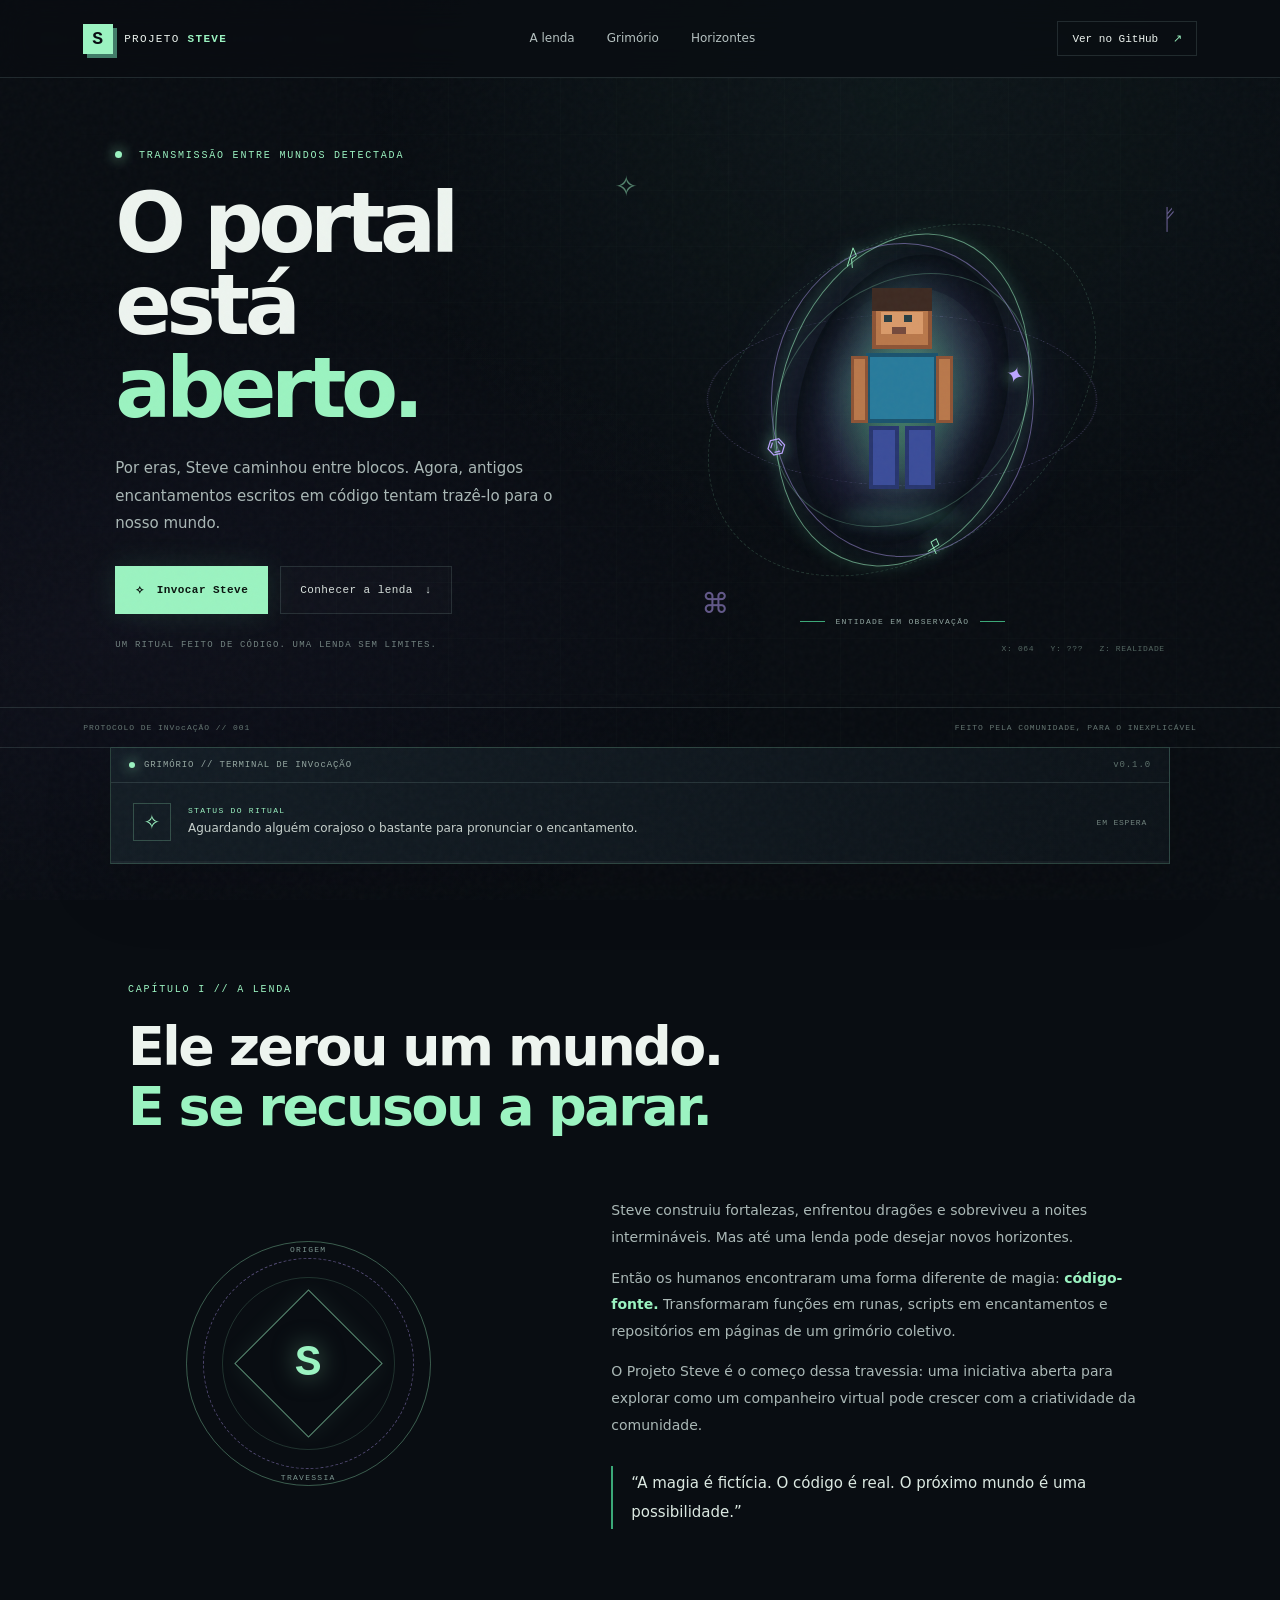
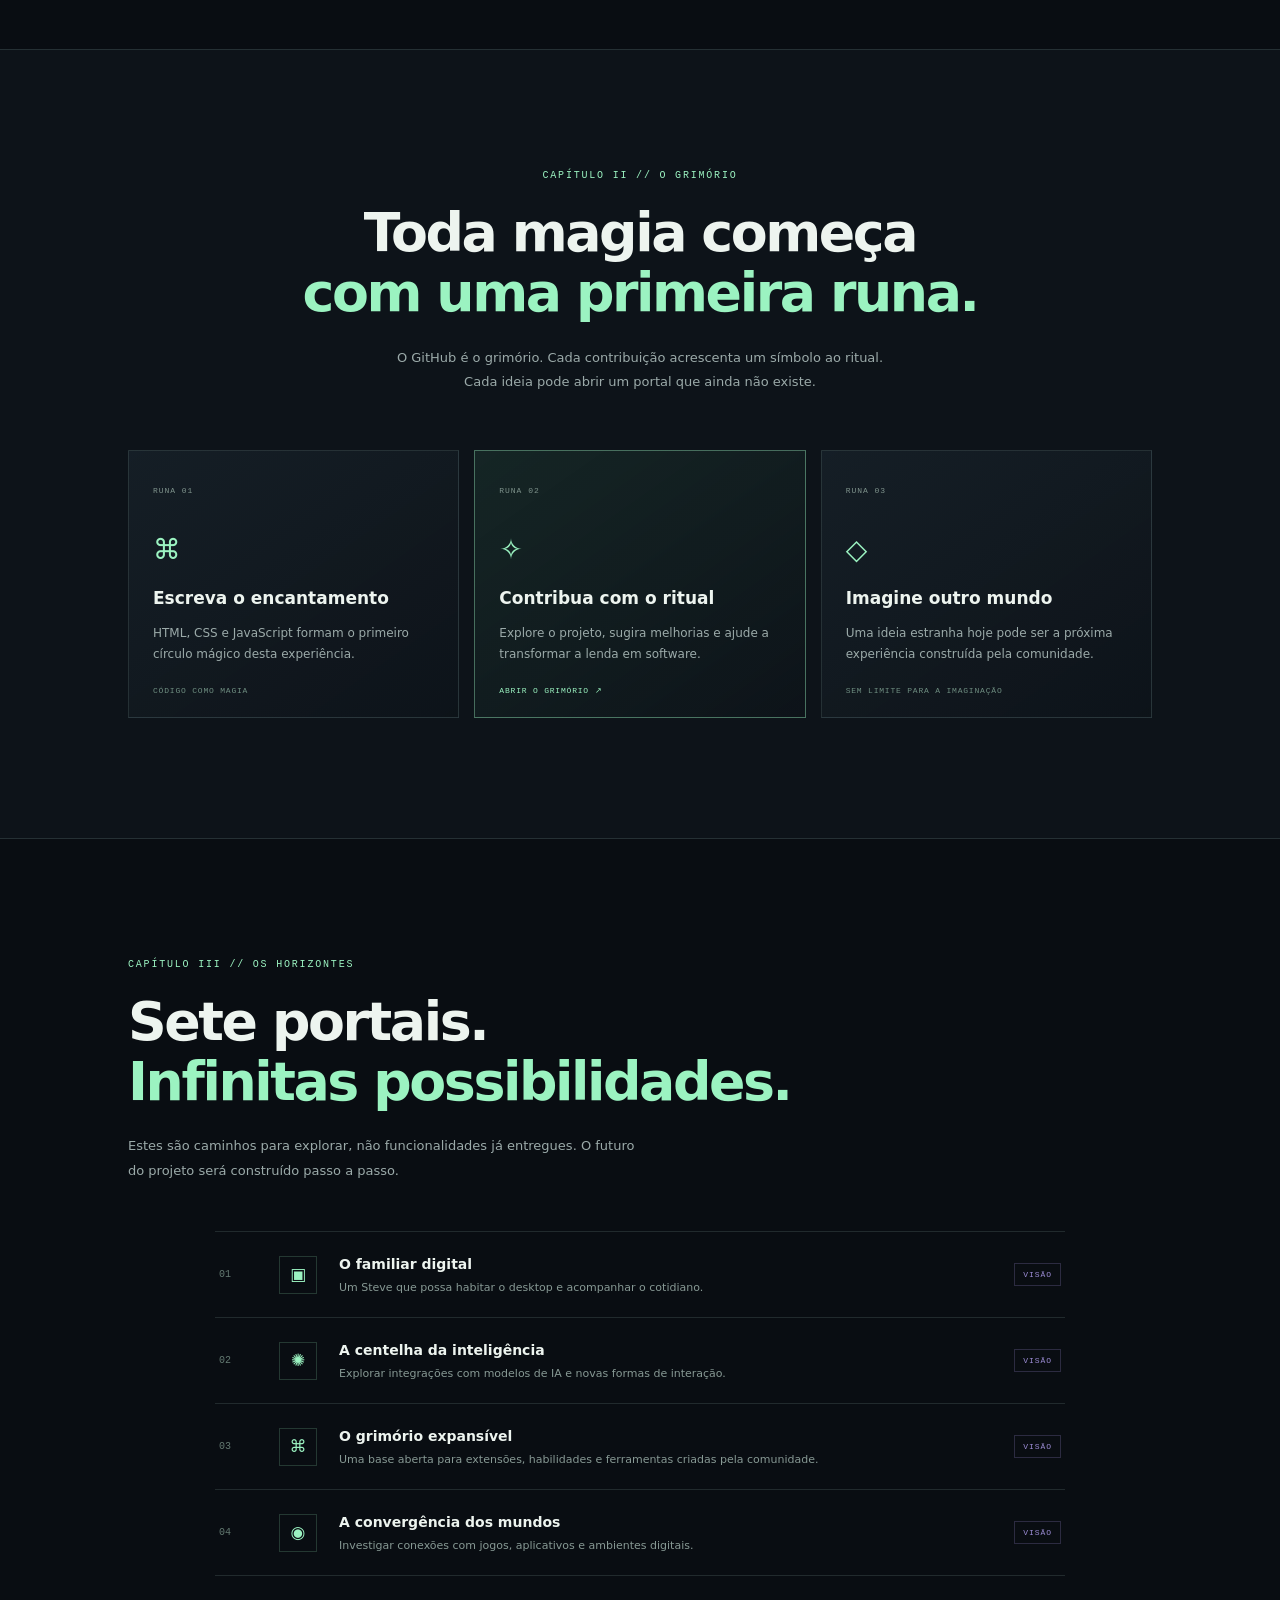
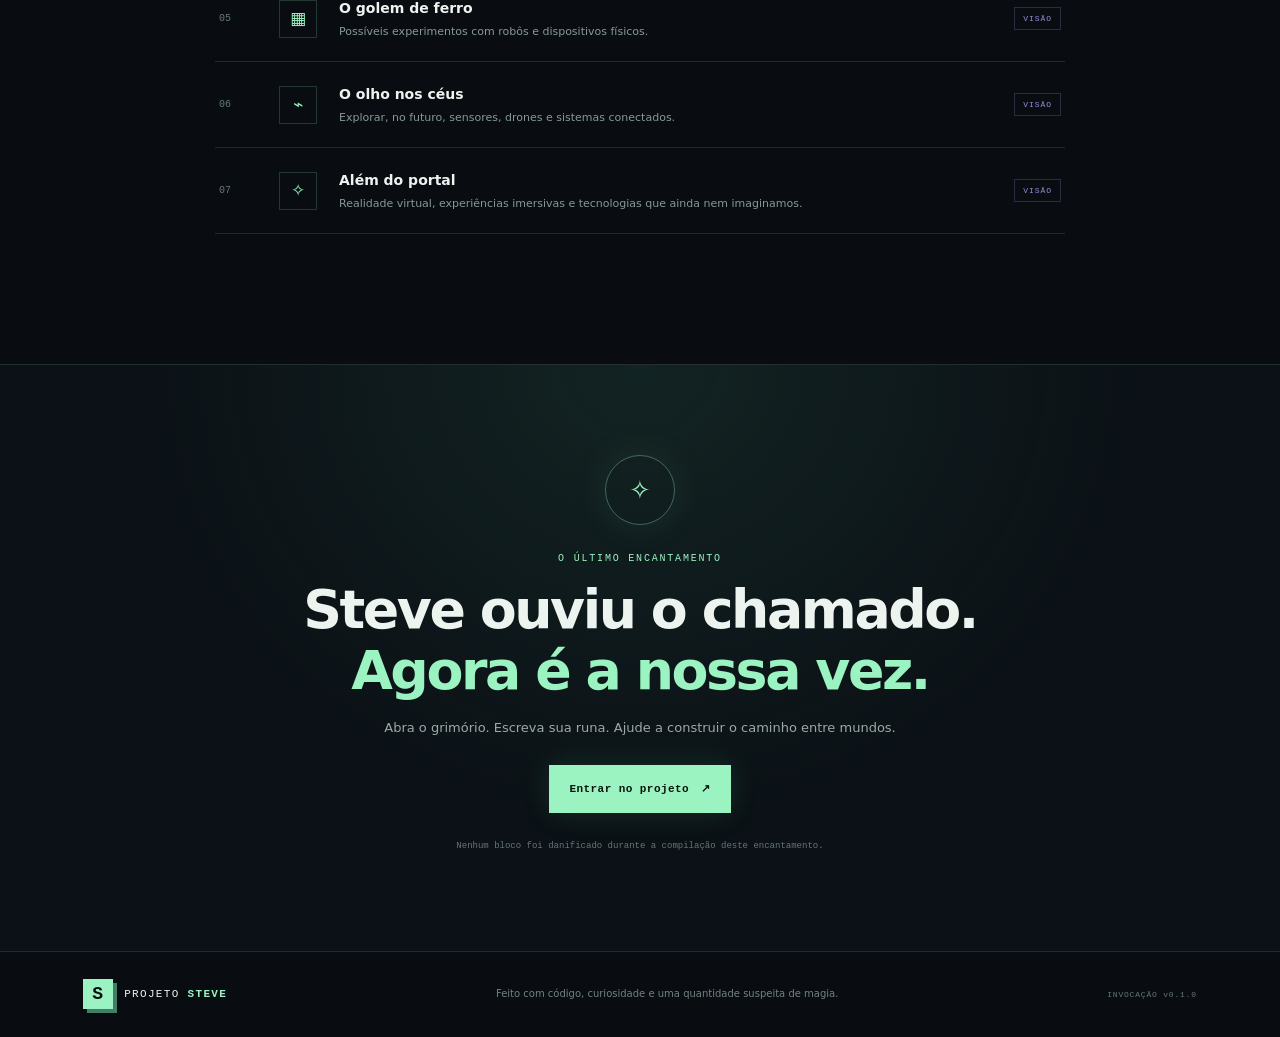
<file: index.html>
<!DOCTYPE html>
<html lang="pt-BR">
<head>
  <meta charset="UTF-8">
  <meta name="viewport" content="width=device-width, initial-scale=1.0">
  <meta name="theme-color" content="#090d12">
  <meta name="description" content="Projeto Steve — um companheiro virtual de código aberto invocado através de código, encantamentos e imaginação.">
  <title>Projeto Steve — O Portal Está Aberto</title>
  <link rel="stylesheet" href="style.css">
  <script src="script.js" defer></script>
</head>
<body>
  <div class="grain" aria-hidden="true"></div>
  <header class="site-header">
    <a class="brand" href="#inicio" aria-label="Projeto Steve — início">
      <span class="brand-cube" aria-hidden="true">S</span>
      <span>PROJETO <b>STEVE</b></span>
    </a>
    <nav aria-label="Navegação principal">
      <a href="#lenda">A lenda</a>
      <a href="#grimorio">Grimório</a>
      <a href="#horizontes">Horizontes</a>
    </nav>
    <a class="header-link" href="https://github.com/Steve-Project-Open-Source" target="_blank" rel="noreferrer">Ver no GitHub <span>↗</span></a>
    <button class="menu-toggle" id="menuToggle" aria-label="Abrir menu" aria-expanded="false">☰</button>
  </header>

  <main>
    <section class="hero" id="inicio">
      <div class="hero-grid" aria-hidden="true"></div>
      <div class="rune rune-one" aria-hidden="true">ᚠ</div>
      <div class="rune rune-two" aria-hidden="true">✧</div>
      <div class="rune rune-three" aria-hidden="true">⌘</div>
      <div class="hero-copy">
        <p class="eyebrow"><span class="status-dot"></span> TRANSMISSÃO ENTRE MUNDOS DETECTADA</p>
        <h1>O portal está<br> <span>aberto.</span></h1>
        <p class="hero-lead">Por eras, Steve caminhou entre blocos. Agora, antigos encantamentos escritos em código tentam trazê-lo para o nosso mundo.</p>
        <div class="hero-actions">
          <button class="button button-primary" id="summonButton"><span>✧</span> Invocar Steve</button>
          <a class="button button-ghost" href="#lenda">Conhecer a lenda <span>↓</span></a>
        </div>
        <p class="microcopy">UM RITUAL FEITO DE CÓDIGO. UMA LENDA SEM LIMITES.</p>
      </div>

      <div class="portal-scene" aria-label="Representação visual de um portal mágico">
        <div class="orbit orbit-a"></div>
        <div class="orbit orbit-b"></div>
        <div class="portal-halo"></div>
        <div class="portal">
          <div class="portal-inner"></div>
          <div class="portal-core"></div>
          <span class="portal-rune rune-a">ᚱ</span>
          <span class="portal-rune rune-b">✦</span>
          <span class="portal-rune rune-c">⌬</span>
          <span class="portal-rune rune-d">ᛟ</span>
        </div>
        <div class="pixel-person" id="steve" aria-label="Avatar pixelado inspirado em Steve">
          <div class="pixel-head"><span class="pixel-hair"></span><span class="pixel-face"></span></div>
          <div class="pixel-body"></div>
          <div class="pixel-arm left"></div><div class="pixel-arm right"></div>
          <div class="pixel-leg left"></div><div class="pixel-leg right"></div>
          <div class="pixel-shadow"></div>
        </div>
        <div class="portal-caption"><span class="caption-line"></span><span>ENTIDADE EM OBSERVAÇÃO</span><span class="caption-line"></span></div>
        <div class="coordinates">X: 064&nbsp;&nbsp; Y: ???&nbsp;&nbsp; Z: REALIDADE</div>
      </div>
      <div class="hero-bottom">
        <span>PROTOCOLO DE INVocAÇÃO // 001</span>
        <span>FEITO PELA COMUNIDADE, PARA O INEXPLICÁVEL</span>
      </div>
    </section>

    <section class="summon-console" id="console" aria-live="polite">
      <div class="console-top"><span class="console-light"></span><span>GRIMÓRIO // TERMINAL DE INVocAÇÃO</span><span class="console-version">v0.1.0</span></div>
      <div class="console-content">
        <div class="console-mark">✧</div>
        <div>
          <p class="console-label">STATUS DO RITUAL</p>
          <p class="console-message" id="consoleMessage">Aguardando alguém corajoso o bastante para pronunciar o encantamento.</p>
        </div>
        <span class="console-state" id="consoleState">EM ESPERA</span>
      </div>
      <div class="console-progress"><span id="progressBar"></span></div>
    </section>

    <section class="section lore-section" id="lenda">
      <div class="section-heading">
        <p class="eyebrow">CAPÍTULO I // A LENDA</p>
        <h2>Ele zerou um mundo.<br><span>E se recusou a parar.</span></h2>
      </div>
      <div class="lore-layout">
        <div class="lore-symbol" aria-hidden="true">
          <div class="sigil-ring"></div><div class="sigil-diamond"></div><div class="sigil-center">S</div>
          <span class="sigil-label top">ORIGEM</span><span class="sigil-label bottom">TRAVESSIA</span>
        </div>
        <div class="lore-text">
          <p>Steve construiu fortalezas, enfrentou dragões e sobreviveu a noites intermináveis. Mas até uma lenda pode desejar novos horizontes.</p>
          <p>Então os humanos encontraram uma forma diferente de magia: <strong>código-fonte.</strong> Transformaram funções em runas, scripts em encantamentos e repositórios em páginas de um grimório coletivo.</p>
          <p>O Projeto Steve é o começo dessa travessia: uma iniciativa aberta para explorar como um companheiro virtual pode crescer com a criatividade da comunidade.</p>
          <blockquote>“A magia é fictícia. O código é real. O próximo mundo é uma possibilidade.”</blockquote>
        </div>
      </div>
    </section>

    <section class="section grimoire-section" id="grimorio">
      <div class="section-heading centered">
        <p class="eyebrow">CAPÍTULO II // O GRIMÓRIO</p>
        <h2>Toda magia começa<br><span>com uma primeira runa.</span></h2>
        <p class="section-intro">O GitHub é o grimório. Cada contribuição acrescenta um símbolo ao ritual. Cada ideia pode abrir um portal que ainda não existe.</p>
      </div>
      <div class="rune-cards">
        <article class="rune-card">
          <span class="card-index">RUNA 01</span><span class="card-icon">⌘</span>
          <h3>Escreva o encantamento</h3>
          <p>HTML, CSS e JavaScript formam o primeiro círculo mágico desta experiência.</p>
          <span class="card-foot">CÓDIGO COMO MAGIA</span>
        </article>
        <article class="rune-card featured">
          <span class="card-index">RUNA 02</span><span class="card-icon">✧</span>
          <h3>Contribua com o ritual</h3>
          <p>Explore o projeto, sugira melhorias e ajude a transformar a lenda em software.</p>
          <a class="card-foot card-link" href="https://github.com/steve-ai" target="_blank" rel="noreferrer">ABRIR O GRIMÓRIO ↗</a>
        </article>
        <article class="rune-card">
          <span class="card-index">RUNA 03</span><span class="card-icon">◇</span>
          <h3>Imagine outro mundo</h3>
          <p>Uma ideia estranha hoje pode ser a próxima experiência construída pela comunidade.</p>
          <span class="card-foot">SEM LIMITE PARA A IMAGINAÇÃO</span>
        </article>
      </div>
    </section>

    <section class="section horizons-section" id="horizontes">
      <div class="section-heading">
        <p class="eyebrow">CAPÍTULO III // OS HORIZONTES</p>
        <h2>Sete portais.<br><span>Infinitas possibilidades.</span></h2>
        <p class="section-intro">Estes são caminhos para explorar, não funcionalidades já entregues. O futuro do projeto será construído passo a passo.</p>
      </div>
      <div class="horizon-list">
        <article><span class="horizon-number">01</span><span class="horizon-icon">▣</span><div><h3>O familiar digital</h3><p>Um Steve que possa habitar o desktop e acompanhar o cotidiano.</p></div><span class="horizon-status">VISÃO</span></article>
        <article><span class="horizon-number">02</span><span class="horizon-icon">✺</span><div><h3>A centelha da inteligência</h3><p>Explorar integrações com modelos de IA e novas formas de interação.</p></div><span class="horizon-status">VISÃO</span></article>
        <article><span class="horizon-number">03</span><span class="horizon-icon">⌘</span><div><h3>O grimório expansível</h3><p>Uma base aberta para extensões, habilidades e ferramentas criadas pela comunidade.</p></div><span class="horizon-status">VISÃO</span></article>
        <article><span class="horizon-number">04</span><span class="horizon-icon">◉</span><div><h3>A convergência dos mundos</h3><p>Investigar conexões com jogos, aplicativos e ambientes digitais.</p></div><span class="horizon-status">VISÃO</span></article>
        <article><span class="horizon-number">05</span><span class="horizon-icon">▦</span><div><h3>O golem de ferro</h3><p>Possíveis experimentos com robôs e dispositivos físicos.</p></div><span class="horizon-status">VISÃO</span></article>
        <article><span class="horizon-number">06</span><span class="horizon-icon">⌁</span><div><h3>O olho nos céus</h3><p>Explorar, no futuro, sensores, drones e sistemas conectados.</p></div><span class="horizon-status">VISÃO</span></article>
        <article><span class="horizon-number">07</span><span class="horizon-icon">✧</span><div><h3>Além do portal</h3><p>Realidade virtual, experiências imersivas e tecnologias que ainda nem imaginamos.</p></div><span class="horizon-status">VISÃO</span></article>
      </div>
    </section>

    <section class="final-portal">
      <div class="final-sigil" aria-hidden="true"><span>✧</span></div>
      <p class="eyebrow">O ÚLTIMO ENCANTAMENTO</p>
      <h2>Steve ouviu o chamado.<br><span>Agora é a nossa vez.</span></h2>
      <p>Abra o grimório. Escreva sua runa. Ajude a construir o caminho entre mundos.</p>
      <a class="button button-primary" href="https://github.com/Steve-Project-Open-Source" target="_blank" rel="noreferrer">Entrar no projeto <span>↗</span></a>
      <p class="final-note">Nenhum bloco foi danificado durante a compilação deste encantamento.</p>
    </section>
  </main>

  <footer class="site-footer">
    <a class="brand" href="#inicio"><span class="brand-cube">S</span><span>PROJETO <b>STEVE</b></span></a>
    <p>Feito com código, curiosidade e uma quantidade suspeita de magia.</p>
    <span class="footer-version">INVOCAÇÃO v0.1.0</span>
  </footer>

  <div class="toast" id="toast" role="status" aria-live="polite"></div>
</body>
</html>
</file>
<file: style.css>
:root {
  --bg: #090d12;
  --panel: #10171e;
  --panel-2: #141e26;
  --line: rgba(156, 188, 184, .17);
  --text: #edf4ef;
  --muted: #9baaa9;
  --green: #9bf3c1;
  --green-dark: #3ba878;
  --purple: #bba4ff;
  --mono: "SFMono-Regular", Consolas, "Liberation Mono", monospace;
  --sans: Inter, ui-sans-serif, system-ui, -apple-system, BlinkMacSystemFont, "Segoe UI", sans-serif;
}
* { box-sizing: border-box; }
html { scroll-behavior: smooth; }
body { margin: 0; background: var(--bg); color: var(--text); font-family: var(--sans); line-height: 1.6; overflow-x: hidden; }
body::before { content: ""; position: fixed; inset: 0; pointer-events: none; z-index: -1; background: radial-gradient(ellipse at 70% 10%, rgba(47, 98, 87, .12), transparent 42%), radial-gradient(ellipse at 10% 70%, rgba(87, 57, 139, .08), transparent 40%); }
a { color: inherit; text-decoration: none; }
button { font: inherit; }
.grain { position: fixed; inset: 0; pointer-events: none; opacity: .045; z-index: 10; background-image: url("data:image/svg+xml,%3Csvg viewBox='0 0 180 180' xmlns='http://www.w3.org/2000/svg'%3E%3Cfilter id='n'%3E%3CfeTurbulence type='fractalNoise' baseFrequency='.9' numOctaves='3' stitchTiles='stitch'/%3E%3C/filter%3E%3Crect width='100%25' height='100%25' filter='url(%23n)' opacity='.6'/%3E%3C/svg%3E"); }
.site-header { height: 78px; display: flex; align-items: center; justify-content: space-between; padding: 0 6.5%; border-bottom: 1px solid var(--line); position: relative; z-index: 20; background: rgba(9,13,18,.8); backdrop-filter: blur(16px); }
.brand { display: inline-flex; align-items: center; gap: 11px; font: 11px var(--mono); letter-spacing: .12em; white-space: nowrap; }
.brand b { color: var(--green); font-weight: 700; }
.brand-cube { width: 30px; height: 30px; display: grid; place-items: center; color: var(--bg); background: var(--green); font: 800 18px var(--mono); box-shadow: 4px 4px 0 #427d69; }
.site-header nav { display: flex; gap: 32px; color: #b5c1c0; font-size: 12px; }
.site-header nav a:hover, .header-link:hover { color: var(--green); }
.header-link { font: 11px var(--mono); border: 1px solid var(--line); padding: 10px 14px; }
.header-link span { color: var(--green); margin-left: 8px; }
.menu-toggle { display: none; color: var(--green); background: transparent; border: 1px solid var(--line); padding: 8px 10px; }
.hero { min-height: 670px; position: relative; display: grid; grid-template-columns: 1fr 1fr; align-items: center; padding: 70px 9% 95px; overflow: hidden; border-bottom: 1px solid var(--line); }
.hero-grid { position: absolute; inset: 0; opacity: .19; background-image: linear-gradient(rgba(135,183,164,.12) 1px, transparent 1px), linear-gradient(90deg, rgba(135,183,164,.12) 1px, transparent 1px); background-size: 56px 56px; mask-image: linear-gradient(90deg, transparent, #000 35%, #000 90%, transparent); }
.hero-copy { position: relative; z-index: 3; max-width: 550px; }
.eyebrow { font: 10px var(--mono); letter-spacing: .18em; color: var(--green); margin: 0 0 22px; }
.status-dot, .console-light { display: inline-block; width: 7px; height: 7px; background: var(--green); border-radius: 50%; margin-right: 9px; box-shadow: 0 0 13px var(--green); }
h1, h2, h3, p { margin-top: 0; }
h1 { font-size: clamp(52px, 6.5vw, 88px); line-height: .99; letter-spacing: -.065em; margin: 0 0 25px; font-weight: 760; }
h1 span, h2 span { color: var(--green); }
.hero-lead { max-width: 440px; color: #aab8b6; font-size: 15px; line-height: 1.85; margin-bottom: 28px; }
.hero-actions { display: flex; gap: 12px; flex-wrap: wrap; }
.button { min-height: 48px; display: inline-flex; align-items: center; justify-content: center; gap: 12px; padding: 0 19px; font: 11px var(--mono); letter-spacing: .04em; cursor: pointer; transition: transform .2s, background .2s, border-color .2s; border: 1px solid transparent; }
.button:hover { transform: translateY(-2px); }
.button-primary { background: var(--green); color: #09140f; font-weight: 800; box-shadow: 0 0 30px rgba(105,237,168,.12); }
.button-primary:hover { background: #c0ffda; }
.button-ghost { border-color: var(--line); color: #d7e0dc; background: rgba(255,255,255,.015); }
.button-ghost:hover { border-color: rgba(155,243,193,.5); }
.microcopy { margin: 26px 0 0; font: 9px var(--mono); letter-spacing: .13em; color: #71817f; }
.portal-scene { height: 475px; position: relative; display: grid; place-items: center; isolation: isolate; }
.portal-halo { position: absolute; width: 340px; height: 340px; border-radius: 50%; background: radial-gradient(circle, rgba(77,219,161,.14), rgba(125,90,232,.08) 45%, transparent 72%); filter: blur(14px); }
.portal { position: absolute; width: 245px; height: 340px; border: 1px solid rgba(155,243,193,.58); border-radius: 50%; transform: rotate(17deg); box-shadow: 0 0 18px rgba(105,237,168,.17), inset 0 0 28px rgba(105,237,168,.1); animation: portal-pulse 4s ease-in-out infinite; }
.portal::before, .portal::after { content: ""; position: absolute; inset: 12px -10px; border: 1px solid rgba(187,164,255,.45); border-radius: 50%; transform: rotate(-16deg); }
.portal::after { inset: 27px 8px; border-color: rgba(155,243,193,.25); transform: rotate(31deg); }
.portal-inner { position: absolute; inset: 20px; border-radius: 50%; background: radial-gradient(ellipse, rgba(123,243,191,.18), rgba(100,79,173,.14) 42%, rgba(8,14,20,.9) 72%); }
.portal-core { position: absolute; inset: 55px 30px; border-radius: 50%; background: radial-gradient(ellipse at 50% 40%, rgba(170,255,218,.18), transparent 65%); }
.orbit { position: absolute; width: 390px; height: 390px; border: 1px dashed rgba(187,164,255,.28); border-radius: 50%; }
.orbit-a { transform: rotateX(64deg) rotate(-24deg); animation: spin 28s linear infinite; }
.orbit-b { width: 300px; height: 430px; transform: rotate(53deg); border-color: rgba(155,243,193,.16); animation: spin 38s linear infinite reverse; }
.portal-rune { position: absolute; z-index: 2; color: var(--green); font-size: 22px; text-shadow: 0 0 15px var(--green); }
.rune-a { top: 30px; left: 25px; }.rune-b { top: 95px; right: 12px; color: var(--purple); }.rune-c { bottom: 70px; left: 5px; color: var(--purple); }.rune-d { bottom: 22px; right: 42px; }
.pixel-person { position: absolute; z-index: 4; width: 102px; height: 215px; top: 125px; left: calc(50% - 51px); filter: drop-shadow(0 0 20px rgba(120,244,187,.22)); transform-origin: 50% 90%; animation: steve-float 3.2s ease-in-out infinite; image-rendering: pixelated; }
.pixel-head { position: absolute; top: 0; left: 21px; width: 60px; height: 61px; background: #b9784b; box-shadow: inset 0 0 0 4px #8d5436; }
.pixel-hair { position: absolute; top: 0; left: 0; width: 60px; height: 15px; background: #3d2a22; box-shadow: 0 8px 0 #3d2a22; }
.pixel-face { position: absolute; top: 24px; left: 9px; width: 42px; height: 22px; background: #d99a6a; }
.pixel-face::before { content: ""; position: absolute; top: 3px; left: 3px; width: 8px; height: 7px; background: #283d42; box-shadow: 20px 0 #283d42, 8px 12px #754a3c, 14px 12px #754a3c; }
.pixel-body { position: absolute; top: 65px; left: 15px; width: 72px; height: 70px; background: #287b9c; border: 4px solid #1b536e; }
.pixel-arm { position: absolute; top: 68px; width: 17px; height: 67px; background: #b9784b; border: 3px solid #8d5436; }
.pixel-arm.left { left: 0; }.pixel-arm.right { right: 0; }
.pixel-leg { position: absolute; top: 138px; width: 30px; height: 63px; background: #3b4d9a; border: 4px solid #28366f; }
.pixel-leg.left { left: 18px; }.pixel-leg.right { right: 18px; }
.pixel-shadow { position: absolute; width: 125px; height: 15px; bottom: -21px; left: -11px; background: rgba(110,239,184,.19); border-radius: 50%; filter: blur(8px); }
.portal-caption { position: absolute; bottom: 12px; display: flex; align-items: center; gap: 11px; font: 8px var(--mono); letter-spacing: .16em; color: #91a6a1; }
.caption-line { width: 25px; height: 1px; background: var(--green-dark); }
.coordinates { position: absolute; bottom: -15px; right: 0; font: 8px var(--mono); color: #536762; letter-spacing: .08em; }
.rune { position: absolute; font-size: 28px; color: var(--purple); opacity: .5; animation: rune-float 6s ease-in-out infinite; }
.rune-one { right: 8%; top: 18%; }.rune-two { left: 48%; top: 13%; color: var(--green); }.rune-three { right: 43%; bottom: 18%; }
.hero-bottom { position: absolute; bottom: 0; left: 0; right: 0; padding: 15px 6.5%; border-top: 1px solid var(--line); display: flex; justify-content: space-between; color: #667874; font: 8px var(--mono); letter-spacing: .12em; }
.summon-console { max-width: 1060px; margin: -1px auto 0; border: 1px solid rgba(155,243,193,.2); background: linear-gradient(120deg, rgba(20,30,38,.96), rgba(13,20,26,.96)); position: relative; z-index: 4; box-shadow: 0 20px 70px rgba(0,0,0,.16); }
.console-top { display: flex; align-items: center; gap: 9px; padding: 12px 18px; border-bottom: 1px solid var(--line); font: 9px var(--mono); letter-spacing: .1em; color: #94a7a1; }
.console-light { width: 6px; height: 6px; margin: 0; }.console-version { margin-left: auto; color: #5d716b; }
.console-content { display: flex; align-items: center; gap: 17px; padding: 20px 22px; }
.console-mark { width: 38px; height: 38px; display: grid; place-items: center; color: var(--green); border: 1px solid rgba(155,243,193,.24); font-size: 20px; flex-shrink: 0; }
.console-label { font: 8px var(--mono); letter-spacing: .16em; color: var(--green); margin: 0 0 4px; }.console-message { color: #c6d0cc; margin: 0; font-size: 12px; }
.console-state { margin-left: auto; white-space: nowrap; font: 8px var(--mono); color: #71847e; letter-spacing: .1em; }
.console-progress { height: 2px; background: rgba(255,255,255,.04); }.console-progress span { display: block; height: 100%; width: 0; background: var(--green); transition: width .3s ease; box-shadow: 0 0 10px var(--green); }
.section { padding: 120px 10%; }
.section-heading { max-width: 690px; }
.section-heading h2, .final-portal h2 { font-size: clamp(34px, 4.2vw, 55px); line-height: 1.12; letter-spacing: -.045em; margin: 0 0 22px; }
.section-intro { color: var(--muted); font-size: 13px; line-height: 1.9; max-width: 520px; }
.lore-layout { display: grid; grid-template-columns: .8fr 1.2fr; gap: 12%; align-items: center; margin-top: 60px; }
.lore-symbol { width: 245px; height: 245px; margin: auto; display: grid; place-items: center; position: relative; }
.sigil-ring { position: absolute; inset: 0; border: 1px solid rgba(155,243,193,.35); border-radius: 50%; }
.sigil-ring::before, .sigil-ring::after { content: ""; position: absolute; inset: 16px; border: 1px dashed rgba(187,164,255,.4); border-radius: 50%; }
.sigil-ring::after { inset: 35px; border-style: solid; border-color: rgba(155,243,193,.17); }
.sigil-diamond { width: 105px; height: 105px; border: 1px solid rgba(155,243,193,.55); transform: rotate(45deg); box-shadow: 0 0 25px rgba(155,243,193,.08); }
.sigil-center { position: absolute; font: 700 44px var(--mono); color: var(--green); text-shadow: 0 0 25px rgba(155,243,193,.5); }
.sigil-label { position: absolute; font: 8px var(--mono); color: #7c9690; letter-spacing: .16em; }.sigil-label.top { top: 4px; }.sigil-label.bottom { bottom: 4px; }
.lore-text { max-width: 600px; color: #aab8b6; font-size: 14px; line-height: 1.9; }.lore-text strong { color: var(--green); font-weight: 600; }
blockquote { margin: 28px 0 0; padding: 3px 0 3px 18px; border-left: 2px solid var(--green-dark); color: #dce9e2; font-size: 15px; }
.grimoire-section { background: #0d1319; border-top: 1px solid var(--line); border-bottom: 1px solid var(--line); }
.centered { text-align: center; margin: 0 auto; }.centered .section-intro { margin: 0 auto; }
.rune-cards { display: grid; grid-template-columns: repeat(3, 1fr); gap: 15px; margin-top: 55px; }
.rune-card { min-height: 260px; border: 1px solid var(--line); background: linear-gradient(145deg, rgba(23,33,41,.82), rgba(13,19,25,.9)); padding: 24px; position: relative; transition: border-color .2s, transform .2s; }
.rune-card:hover { transform: translateY(-4px); border-color: rgba(155,243,193,.4); }.rune-card.featured { border-color: rgba(155,243,193,.4); background: linear-gradient(145deg, rgba(33,65,55,.4), rgba(13,19,25,.95)); }
.card-index { font: 8px var(--mono); color: #7f938c; letter-spacing: .12em; }.card-icon { display: block; color: var(--green); font-size: 28px; margin: 27px 0 13px; }.rune-card h3 { font-size: 17px; margin: 0 0 10px; }.rune-card p { font-size: 12px; line-height: 1.8; color: var(--muted); margin: 0 0 27px; }
.card-foot { position: absolute; bottom: 22px; left: 24px; font: 8px var(--mono); letter-spacing: .1em; color: #6f8e81; }.card-link { color: var(--green); }.card-link:hover { text-decoration: underline; }
.horizons-section { padding-bottom: 130px; }.horizons-section .section-intro { margin-top: 20px; }
.horizon-list { max-width: 850px; margin: 48px auto 0; border-top: 1px solid var(--line); }
.horizon-list article { display: grid; grid-template-columns: 42px 42px 1fr auto; align-items: center; gap: 18px; padding: 21px 4px; border-bottom: 1px solid var(--line); transition: background .2s; }
.horizon-list article:hover { background: rgba(155,243,193,.025); }.horizon-number { font: 10px var(--mono); color: #647a72; }.horizon-icon { width: 38px; height: 38px; display: grid; place-items: center; color: var(--green); border: 1px solid rgba(155,243,193,.19); font-size: 17px; }.horizon-list h3 { font-size: 14px; margin: 0 0 3px; }.horizon-list p { color: #879994; font-size: 11px; margin: 0; }.horizon-status { font: 8px var(--mono); letter-spacing: .12em; color: #9e8ed8; border: 1px solid rgba(187,164,255,.2); padding: 6px 8px; }
.final-portal { text-align: center; padding: 90px 20px 100px; border-top: 1px solid var(--line); background: radial-gradient(ellipse at 50% 0%, rgba(60,133,104,.16), transparent 55%), #0b1116; }
.final-sigil { width: 70px; height: 70px; margin: 0 auto 28px; display: grid; place-items: center; border: 1px solid rgba(155,243,193,.35); border-radius: 50%; color: var(--green); font-size: 26px; box-shadow: 0 0 40px rgba(155,243,193,.08); animation: portal-pulse 4s infinite; }
.final-portal .eyebrow { margin-bottom: 16px; }.final-portal h2 { margin-bottom: 17px; }.final-portal > p:not(.eyebrow):not(.final-note) { color: var(--muted); font-size: 13px; margin-bottom: 26px; }.final-note { margin: 28px 0 0; font: 9px var(--mono); color: #657770; }
.site-footer { min-height: 86px; border-top: 1px solid var(--line); padding: 20px 6.5%; display: flex; justify-content: space-between; align-items: center; gap: 20px; }.site-footer p { color: #72827d; font-size: 10px; margin: 0; }.footer-version { font: 8px var(--mono); letter-spacing: .1em; color: #657770; white-space: nowrap; }
.toast { position: fixed; right: 22px; bottom: 22px; z-index: 30; max-width: 320px; padding: 13px 17px; background: #d8ffe7; color: #0b1b12; font: 11px var(--mono); box-shadow: 0 10px 40px #0008; transform: translateY(20px); opacity: 0; pointer-events: none; transition: .25s; }.toast.show { transform: translateY(0); opacity: 1; }
body.invoking .portal { animation-duration: 1s; box-shadow: 0 0 45px rgba(105,237,168,.5), inset 0 0 45px rgba(105,237,168,.24); }
body.invoking .portal-halo { background: radial-gradient(circle, rgba(77,219,161,.32), rgba(125,90,232,.16) 45%, transparent 72%); }
body.invoking .pixel-person { animation: steve-arrive .7s ease-out both; }
body.invoking .rune { opacity: 1; text-shadow: 0 0 18px var(--purple); }
@keyframes portal-pulse { 0%,100% { opacity: .82; filter: saturate(.9); } 50% { opacity: 1; filter: saturate(1.35); } }
@keyframes spin { to { transform: rotate(360deg); } }
@keyframes steve-float { 0%,100% { translate: 0 0; } 50% { translate: 0 -9px; } }
@keyframes steve-arrive { 0% { transform: scale(.2) translateY(50px); opacity: 0; filter: brightness(3); } 70% { transform: scale(1.08); opacity: 1; } 100% { transform: scale(1); opacity: 1; } }
@keyframes rune-float { 0%,100% { transform: translateY(0) rotate(0); } 50% { transform: translateY(-12px) rotate(12deg); } }
@media (max-width: 900px) {
  .site-header { padding: 0 5%; }.site-header nav { gap: 17px; }.hero { padding-left: 6%; padding-right: 6%; }.portal-scene { transform: scale(.86); }.section { padding-left: 7%; padding-right: 7%; }.summon-console { margin-left: 5%; margin-right: 5%; }
}
@media (max-width: 680px) {
  .site-header { height: 68px; }.site-header nav, .header-link { display: none; }.menu-toggle { display: block; }.site-header nav.open { display: flex; position: absolute; top: 67px; left: 0; right: 0; padding: 20px 6%; background: #0d1319; border-bottom: 1px solid var(--line); flex-direction: column; gap: 18px; }
  .hero { grid-template-columns: 1fr; padding: 70px 7% 82px; }.hero-copy { text-align: center; margin: auto; }.hero-lead { margin-left: auto; margin-right: auto; }.hero-actions { justify-content: center; }.microcopy { font-size: 8px; }.portal-scene { height: 390px; margin-top: 12px; transform: scale(.85); transform-origin: top center; margin-bottom: -30px; }.hero-bottom { font-size: 7px; gap: 20px; }.hero-bottom span:last-child { text-align: right; }
  .summon-console { margin: 0 5%; }.console-content { padding: 17px 13px; gap: 12px; }.console-state { display: none; }.console-message { font-size: 11px; }
  .section { padding: 80px 7%; }.lore-layout { grid-template-columns: 1fr; gap: 35px; margin-top: 38px; }.lore-symbol { width: 190px; height: 190px; }.sigil-diamond { width: 80px; height: 80px; }.sigil-center { font-size: 35px; }.rune-cards { grid-template-columns: 1fr; margin-top: 35px; }.rune-card { min-height: 235px; }.horizon-list article { grid-template-columns: 25px 34px 1fr; gap: 11px; }.horizon-icon { width: 32px; height: 32px; }.horizon-status { display: none; }.horizon-list p { line-height: 1.6; }.site-footer { flex-wrap: wrap; justify-content: center; text-align: center; }.site-footer p { width: 100%; order: 3; }.footer-version { display: none; }
}
@media (prefers-reduced-motion: reduce) { *, *::before, *::after { animation-duration: .01ms !important; animation-iteration-count: 1 !important; scroll-behavior: auto !important; transition-duration: .01ms !important; } }
</file>
